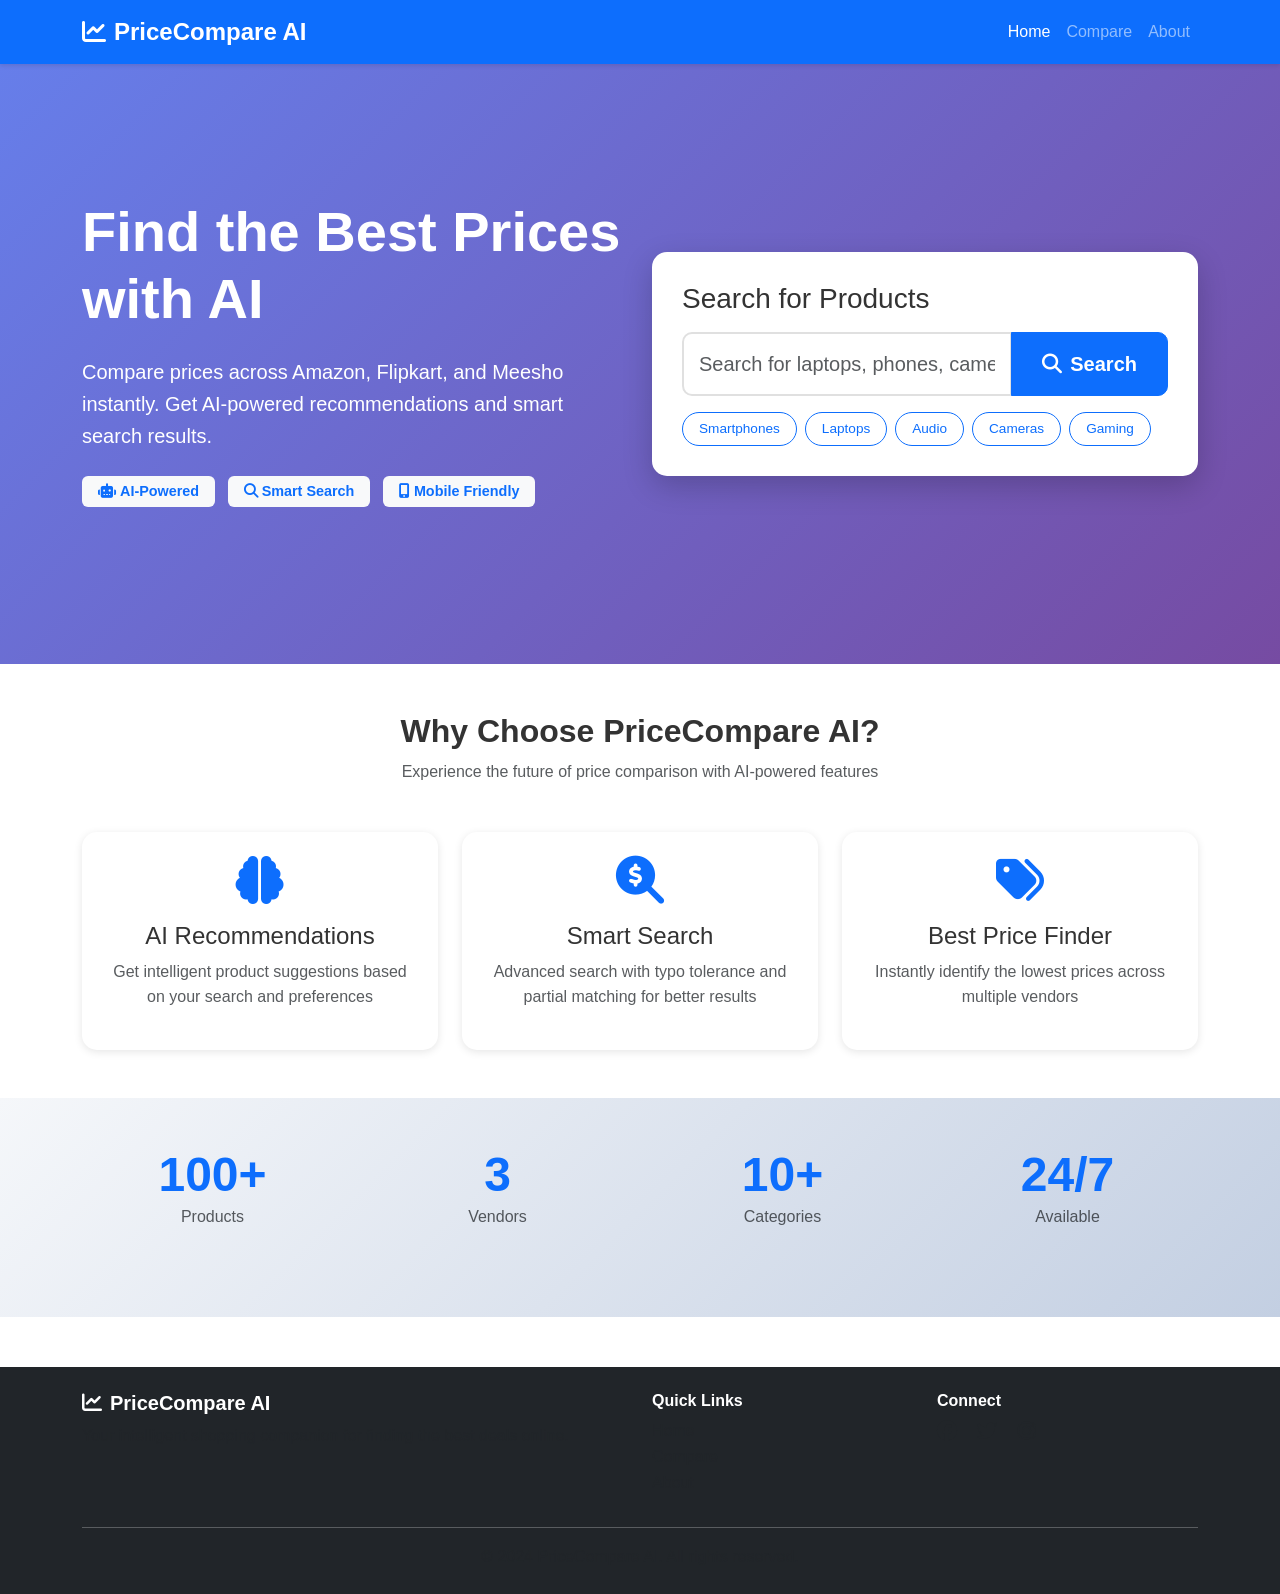
<file: index.html>
<!DOCTYPE html>
<html lang="en">
  <head>
    <meta charset="UTF-8" />
    <meta name="viewport" content="width=device-width, initial-scale=1.0" />
    <link
      rel="icon"
      href="https://public-frontend-cos.metadl.com/mgx/img/favicon.png"
      type="image/png"
    />
    <title>AI-Enhanced Price Comparison</title>
    <link
      href="https://cdn.jsdelivr.net/npm/bootstrap@5.3.0/dist/css/bootstrap.min.css"
      rel="stylesheet"
    />
    <link
      rel="stylesheet"
      href="https://cdnjs.cloudflare.com/ajax/libs/font-awesome/6.4.0/css/all.min.css"
    />
    <link rel="stylesheet" href="./style.css" />
  </head>

  <body>
    <!-- Navbar -->
    <nav class="navbar navbar-expand-lg navbar-dark bg-primary sticky-top">
      <div class="container">
        <a class="navbar-brand" href="index.html">
          <i class="fas fa-chart-line me-2"></i>PriceCompare AI
        </a>
        <button
          class="navbar-toggler"
          type="button"
          data-bs-toggle="collapse"
          data-bs-target="#navbarNav"
        >
          <span class="navbar-toggler-icon"></span>
        </button>
        <div class="collapse navbar-collapse" id="navbarNav">
          <ul class="navbar-nav ms-auto">
            <li class="nav-item">
              <a class="nav-link active" href="index.html">Home</a>
            </li>
            <li class="nav-item">
              <a class="nav-link" href="comparison.html">Compare</a>
            </li>
            <li class="nav-item">
              <a class="nav-link" href="#about">About</a>
            </li>
          </ul>
        </div>
      </div>
    </nav>

    <!-- Hero Section -->
    <section class="hero-section">
      <div class="container">
        <div class="row align-items-center">
          <div class="col-lg-6">
            <h1 class="display-4 fw-bold mb-4">Find the Best Prices with AI</h1>
            <p class="lead mb-4">
              Compare prices across Amazon, Flipkart, and Meesho instantly. Get
              AI-powered recommendations and smart search results.
            </p>
            <div class="feature-badges mb-4">
              <span class="badge bg-light text-primary me-2"
                ><i class="fas fa-robot me-1"></i>AI-Powered</span
              >
              <span class="badge bg-light text-primary me-2"
                ><i class="fas fa-search me-1"></i>Smart Search</span
              >
              <span class="badge bg-light text-primary"
                ><i class="fas fa-mobile-alt me-1"></i>Mobile Friendly</span
              >
            </div>
          </div>
          <div class="col-lg-6">
            <div class="search-container">
              <h3 class="mb-3">Search for Products</h3>
              <div class="input-group input-group-lg mb-3">
                <input
                  type="text"
                  class="form-control"
                  id="searchInput"
                  placeholder="Search for laptops, phones, cameras..."
                />
                <button class="btn btn-primary" type="button" id="searchBtn">
                  <i class="fas fa-search me-2"></i>Search
                </button>
              </div>
              <div class="category-pills">
                <button
                  class="btn btn-outline-primary btn-sm category-btn"
                  data-category="Smartphones"
                >
                  Smartphones
                </button>
                <button
                  class="btn btn-outline-primary btn-sm category-btn"
                  data-category="Laptops"
                >
                  Laptops
                </button>
                <button
                  class="btn btn-outline-primary btn-sm category-btn"
                  data-category="Audio"
                >
                  Audio
                </button>
                <button
                  class="btn btn-outline-primary btn-sm category-btn"
                  data-category="Cameras"
                >
                  Cameras
                </button>
                <button
                  class="btn btn-outline-primary btn-sm category-btn"
                  data-category="Gaming"
                >
                  Gaming
                </button>
              </div>
            </div>
          </div>
        </div>
      </div>
    </section>

    <!-- Features Section -->
    <section class="features-section py-5" id="about">
      <div class="container">
        <div class="text-center mb-5">
          <h2 class="fw-bold">Why Choose PriceCompare AI?</h2>
          <p class="text-muted">
            Experience the future of price comparison with AI-powered features
          </p>
        </div>
        <div class="row g-4">
          <div class="col-md-4">
            <div class="feature-card text-center p-4">
              <div class="feature-icon mb-3">
                <i class="fas fa-brain fa-3x text-primary"></i>
              </div>
              <h4>AI Recommendations</h4>
              <p class="text-muted">
                Get intelligent product suggestions based on your search and
                preferences
              </p>
            </div>
          </div>
          <div class="col-md-4">
            <div class="feature-card text-center p-4">
              <div class="feature-icon mb-3">
                <i class="fas fa-search-dollar fa-3x text-primary"></i>
              </div>
              <h4>Smart Search</h4>
              <p class="text-muted">
                Advanced search with typo tolerance and partial matching for
                better results
              </p>
            </div>
          </div>
          <div class="col-md-4">
            <div class="feature-card text-center p-4">
              <div class="feature-icon mb-3">
                <i class="fas fa-tags fa-3x text-primary"></i>
              </div>
              <h4>Best Price Finder</h4>
              <p class="text-muted">
                Instantly identify the lowest prices across multiple vendors
              </p>
            </div>
          </div>
        </div>
      </div>
    </section>

    <!-- Stats Section -->
    <section class="stats-section py-5 bg-light">
      <div class="container">
        <div class="row text-center">
          <div class="col-md-3 col-6 mb-4">
            <div class="stat-item">
              <h2 class="fw-bold text-primary">100+</h2>
              <p class="text-muted">Products</p>
            </div>
          </div>
          <div class="col-md-3 col-6 mb-4">
            <div class="stat-item">
              <h2 class="fw-bold text-primary">3</h2>
              <p class="text-muted">Vendors</p>
            </div>
          </div>
          <div class="col-md-3 col-6 mb-4">
            <div class="stat-item">
              <h2 class="fw-bold text-primary">10+</h2>
              <p class="text-muted">Categories</p>
            </div>
          </div>
          <div class="col-md-3 col-6 mb-4">
            <div class="stat-item">
              <h2 class="fw-bold text-primary">24/7</h2>
              <p class="text-muted">Available</p>
            </div>
          </div>
        </div>
      </div>
    </section>

    <!-- Footer -->
    <footer class="footer bg-dark text-white py-4">
      <div class="container">
        <div class="row">
          <div class="col-md-6">
            <h5><i class="fas fa-chart-line me-2"></i>PriceCompare AI</h5>
            <p class="text-muted">
              Your intelligent shopping companion for finding the best deals
              online.
            </p>
          </div>
          <div class="col-md-3">
            <h6>Quick Links</h6>
            <ul class="list-unstyled">
              <li>
                <a href="index.html" class="text-muted text-decoration-none"
                  >Home</a
                >
              </li>
              <li>
                <a
                  href="comparison.html"
                  class="text-muted text-decoration-none"
                  >Compare</a
                >
              </li>
              <li>
                <a href="#about" class="text-muted text-decoration-none"
                  >About</a
                >
              </li>
            </ul>
          </div>
          <div class="col-md-3">
            <h6>Connect</h6>
            <div class="social-links">
              <a href="#" class="text-muted me-3"
                ><i class="fab fa-facebook fa-lg"></i
              ></a>
              <a href="#" class="text-muted me-3"
                ><i class="fab fa-twitter fa-lg"></i
              ></a>
              <a href="#" class="text-muted me-3"
                ><i class="fab fa-instagram fa-lg"></i
              ></a>
            </div>
          </div>
        </div>
        <hr class="bg-secondary" />
        <div class="text-center text-muted">
          <p class="mb-0">&copy; 2024 PriceCompare AI. All rights reserved.</p>
        </div>
      </div>
    </footer>

    <script src="https://cdn.jsdelivr.net/npm/bootstrap@5.3.0/dist/js/bootstrap.bundle.min.js"></script>
    <script type="module" src="./script.js"></script>
  </body>
</html>
</file>
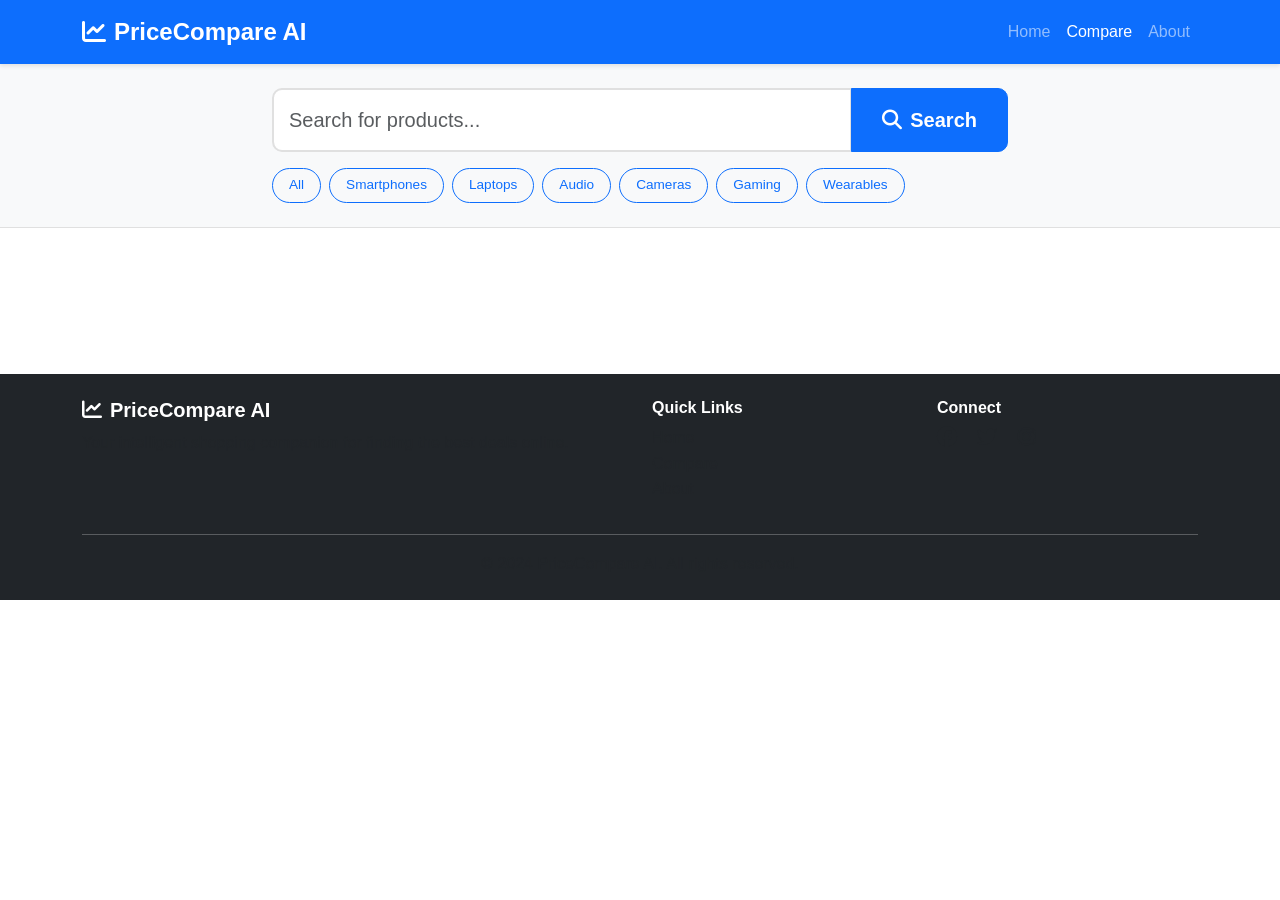
<file: comparison.html>
<!DOCTYPE html>
<html lang="en">
  <head>
    <meta charset="UTF-8" />
    <meta name="viewport" content="width=device-width, initial-scale=1.0" />
    <link
      rel="icon"
      href="https://public-frontend-cos.metadl.com/mgx/img/favicon.png"
      type="image/png"
    />
    <title>Price Comparison Results - PriceCompare AI</title>
    <link
      href="https://cdn.jsdelivr.net/npm/bootstrap@5.3.0/dist/css/bootstrap.min.css"
      rel="stylesheet"
    />
    <link
      rel="stylesheet"
      href="https://cdnjs.cloudflare.com/ajax/libs/font-awesome/6.4.0/css/all.min.css"
    />
    <link rel="stylesheet" href="./style.css" />
  </head>

  <body>
    <!-- Navbar -->
    <nav class="navbar navbar-expand-lg navbar-dark bg-primary sticky-top">
      <div class="container">
        <a class="navbar-brand" href="index.html">
          <i class="fas fa-chart-line me-2"></i>PriceCompare AI
        </a>
        <button
          class="navbar-toggler"
          type="button"
          data-bs-toggle="collapse"
          data-bs-target="#navbarNav"
        >
          <span class="navbar-toggler-icon"></span>
        </button>
        <div class="collapse navbar-collapse" id="navbarNav">
          <ul class="navbar-nav ms-auto">
            <li class="nav-item">
              <a class="nav-link" href="index.html">Home</a>
            </li>
            <li class="nav-item">
              <a class="nav-link active" href="comparison.html">Compare</a>
            </li>
            <li class="nav-item">
              <a class="nav-link" href="index.html#about">About</a>
            </li>
          </ul>
        </div>
      </div>
    </nav>

    <!-- Search Bar -->
    <section class="search-bar-section py-4 bg-light">
      <div class="container">
        <div class="row">
          <div class="col-lg-8 mx-auto">
            <div class="input-group input-group-lg">
              <input
                type="text"
                class="form-control"
                id="searchInput"
                placeholder="Search for products..."
              />
              <button class="btn btn-primary" type="button" id="searchBtn">
                <i class="fas fa-search me-2"></i>Search
              </button>
            </div>
            <div class="category-pills mt-3">
              <button
                class="btn btn-outline-primary btn-sm category-btn"
                data-category="all"
              >
                All
              </button>
              <button
                class="btn btn-outline-primary btn-sm category-btn"
                data-category="Smartphones"
              >
                Smartphones
              </button>
              <button
                class="btn btn-outline-primary btn-sm category-btn"
                data-category="Laptops"
              >
                Laptops
              </button>
              <button
                class="btn btn-outline-primary btn-sm category-btn"
                data-category="Audio"
              >
                Audio
              </button>
              <button
                class="btn btn-outline-primary btn-sm category-btn"
                data-category="Cameras"
              >
                Cameras
              </button>
              <button
                class="btn btn-outline-primary btn-sm category-btn"
                data-category="Gaming"
              >
                Gaming
              </button>
              <button
                class="btn btn-outline-primary btn-sm category-btn"
                data-category="Wearables"
              >
                Wearables
              </button>
            </div>
          </div>
        </div>
      </div>
    </section>

    <!-- Results Section -->
    <section class="results-section py-5">
      <div class="container">
        <!-- Search Info -->
        <div id="searchInfo" class="mb-4" style="display: none">
          <h4>Search Results for "<span id="searchTerm"></span>"</h4>
          <p class="text-muted">
            <span id="resultCount">0</span> products found
          </p>
        </div>

        <!-- No Results Message -->
        <div id="noResults" class="text-center py-5" style="display: none">
          <i class="fas fa-search fa-4x text-muted mb-3"></i>
          <h4>No products found</h4>
          <p class="text-muted">
            Try searching with different keywords or browse by category
          </p>
        </div>

        <!-- Results Container -->
        <div id="resultsContainer" class="row g-4">
          <!-- Products will be dynamically inserted here -->
        </div>
      </div>
    </section>

    <!-- AI Recommendations Section -->
    <section
      class="recommendations-section py-5 bg-light"
      id="recommendationsSection"
      style="display: none"
    >
      <div class="container">
        <div class="d-flex align-items-center mb-4">
          <i class="fas fa-robot fa-2x text-primary me-3"></i>
          <div>
            <h4 class="mb-0">AI Recommendations</h4>
            <p class="text-muted mb-0">Similar products you might like</p>
          </div>
        </div>
        <div id="recommendationsContainer" class="row g-4">
          <!-- Recommendations will be dynamically inserted here -->
        </div>
      </div>
    </section>

    <!-- Footer -->
    <footer class="footer bg-dark text-white py-4">
      <div class="container">
        <div class="row">
          <div class="col-md-6">
            <h5><i class="fas fa-chart-line me-2"></i>PriceCompare AI</h5>
            <p class="text-muted">
              Your intelligent shopping companion for finding the best deals
              online.
            </p>
          </div>
          <div class="col-md-3">
            <h6>Quick Links</h6>
            <ul class="list-unstyled">
              <li>
                <a href="index.html" class="text-muted text-decoration-none"
                  >Home</a
                >
              </li>
              <li>
                <a
                  href="comparison.html"
                  class="text-muted text-decoration-none"
                  >Compare</a
                >
              </li>
              <li>
                <a
                  href="index.html#about"
                  class="text-muted text-decoration-none"
                  >About</a
                >
              </li>
            </ul>
          </div>
          <div class="col-md-3">
            <h6>Connect</h6>
            <div class="social-links">
              <a href="#" class="text-muted me-3"
                ><i class="fab fa-facebook fa-lg"></i
              ></a>
              <a href="#" class="text-muted me-3"
                ><i class="fab fa-twitter fa-lg"></i
              ></a>
              <a href="#" class="text-muted me-3"
                ><i class="fab fa-instagram fa-lg"></i
              ></a>
            </div>
          </div>
        </div>
        <hr class="bg-secondary" />
        <div class="text-center text-muted">
          <p class="mb-0">&copy; 2024 PriceCompare AI. All rights reserved.</p>
        </div>
      </div>
    </footer>

    <script src="https://cdn.jsdelivr.net/npm/bootstrap@5.3.0/dist/js/bootstrap.bundle.min.js"></script>
    <script type="module" src="./script.js"></script>
  </body>
</html>
</file>
<file: style.css>
:root {
  --primary-color: #0d6efd;
  --secondary-color: #6c757d;
  --success-color: #198754;
  --light-bg: #f8f9fa;
  --dark-bg: #212529;
  --card-shadow: 0 2px 8px rgba(0, 0, 0, 0.1);
  --card-hover-shadow: 0 4px 16px rgba(0, 0, 0, 0.15);
}

* {
  margin: 0;
  padding: 0;
  box-sizing: border-box;
}

body {
  font-family: "Segoe UI", Tahoma, Geneva, Verdana, sans-serif;
  background-color: #ffffff;
  color: #333;
  line-height: 1.6;
}

/* Navbar Styles */
.navbar {
  box-shadow: 0 2px 4px rgba(0, 0, 0, 0.1);
}

.navbar-brand {
  font-weight: 700;
  font-size: 1.5rem;
}

.nav-link {
  font-weight: 500;
  transition: color 0.3s ease;
}

.nav-link:hover {
  color: rgba(255, 255, 255, 0.8) !important;
}

/* Hero Section */
.hero-section {
  background: linear-gradient(135deg, #667eea 0%, #764ba2 100%);
  color: white;
  padding: 80px 0;
  min-height: 600px;
  display: flex;
  align-items: center;
}

.hero-section h1 {
  animation: fadeInUp 0.8s ease;
}

.hero-section p {
  animation: fadeInUp 1s ease;
}

.feature-badges .badge {
  padding: 8px 16px;
  font-size: 0.9rem;
  animation: fadeInUp 1.2s ease;
}

/* Search Container */
.search-container {
  background: white;
  padding: 30px;
  border-radius: 15px;
  box-shadow: 0 10px 30px rgba(0, 0, 0, 0.2);
  animation: fadeInUp 1s ease;
}

.search-container h3 {
  color: #333;
}

.input-group-lg .form-control {
  border-radius: 10px 0 0 10px;
  border: 2px solid #e0e0e0;
  padding: 15px;
}

.input-group-lg .btn {
  border-radius: 0 10px 10px 0;
  padding: 15px 30px;
  font-weight: 600;
}

.category-pills {
  display: flex;
  flex-wrap: wrap;
  gap: 8px;
  margin-top: 15px;
}

.category-btn {
  border-radius: 20px;
  padding: 6px 16px;
  font-size: 0.85rem;
  transition: all 0.3s ease;
}

.category-btn:hover {
  transform: translateY(-2px);
  box-shadow: 0 4px 8px rgba(0, 0, 0, 0.1);
}

/* Features Section */
.features-section {
  background-color: white;
}

.feature-card {
  background: white;
  border-radius: 15px;
  box-shadow: var(--card-shadow);
  transition: all 0.3s ease;
  height: 100%;
}

.feature-card:hover {
  transform: translateY(-5px);
  box-shadow: var(--card-hover-shadow);
}

.feature-icon {
  animation: pulse 2s infinite;
}

/* Stats Section */
.stats-section {
  background: linear-gradient(135deg, #f5f7fa 0%, #c3cfe2 100%);
}

.stat-item h2 {
  font-size: 3rem;
  margin-bottom: 0;
}

/* Search Bar Section */
.search-bar-section {
  border-bottom: 1px solid #e0e0e0;
}

/* Product Cards */
.product-group {
  background: white;
  border-radius: 15px;
  box-shadow: var(--card-shadow);
  overflow: hidden;
  margin-bottom: 30px;
  transition: all 0.3s ease;
}

.product-group:hover {
  box-shadow: var(--card-hover-shadow);
}

.product-header {
  background: linear-gradient(135deg, #667eea 0%, #764ba2 100%);
  color: white;
  padding: 20px;
}

.product-header h5 {
  margin: 0;
  font-weight: 600;
}

.product-meta {
  display: flex;
  gap: 15px;
  margin-top: 10px;
  font-size: 0.9rem;
}

.product-image {
  width: 100%;
  max-width: 200px;
  height: 200px;
  object-fit: contain;
  margin: 20px auto;
  display: block;
}

.vendor-cards {
  display: grid;
  grid-template-columns: repeat(auto-fit, minmax(250px, 1fr));
  gap: 15px;
  padding: 20px;
}

.vendor-card {
  background: #f8f9fa;
  border-radius: 10px;
  padding: 20px;
  border: 2px solid #e0e0e0;
  transition: all 0.3s ease;
  position: relative;
}

.vendor-card:hover {
  transform: translateY(-3px);
  box-shadow: 0 4px 12px rgba(0, 0, 0, 0.1);
}

.vendor-card.best-price {
  background: linear-gradient(135deg, #d4edda 0%, #c3e6cb 100%);
  border-color: var(--success-color);
  border-width: 3px;
}

.best-price-badge {
  position: absolute;
  top: -10px;
  right: 10px;
  background: var(--success-color);
  color: white;
  padding: 5px 15px;
  border-radius: 20px;
  font-size: 0.85rem;
  font-weight: 600;
  box-shadow: 0 2px 8px rgba(0, 0, 0, 0.2);
}

.vendor-name {
  font-weight: 700;
  font-size: 1.2rem;
  margin-bottom: 10px;
  color: #333;
}

.vendor-price {
  font-size: 2rem;
  font-weight: 700;
  color: var(--primary-color);
  margin: 10px 0;
}

.vendor-rating {
  color: #ffc107;
  font-size: 1.1rem;
}

.vendor-link {
  display: inline-block;
  margin-top: 10px;
  padding: 8px 20px;
  background: var(--primary-color);
  color: white;
  text-decoration: none;
  border-radius: 5px;
  transition: all 0.3s ease;
}

.vendor-link:hover {
  background: #0b5ed7;
  transform: scale(1.05);
}

/* Recommendations Section */
.recommendations-section {
  border-top: 3px solid var(--primary-color);
}

.recommendation-card {
  background: white;
  border-radius: 10px;
  padding: 15px;
  box-shadow: var(--card-shadow);
  transition: all 0.3s ease;
  text-align: center;
}

.recommendation-card:hover {
  transform: translateY(-5px);
  box-shadow: var(--card-hover-shadow);
}

.recommendation-card img {
  width: 100%;
  max-width: 150px;
  height: 150px;
  object-fit: contain;
  margin-bottom: 10px;
}

.recommendation-card h6 {
  font-size: 0.95rem;
  margin-bottom: 8px;
  height: 40px;
  overflow: hidden;
  display: -webkit-box;
  -webkit-line-clamp: 2;
  -webkit-box-orient: vertical;
}

.recommendation-card .price {
  font-size: 1.2rem;
  font-weight: 700;
  color: var(--primary-color);
}

/* Footer */
.footer {
  margin-top: 50px;
}

.footer h5,
.footer h6 {
  font-weight: 600;
}

.footer a:hover {
  color: white !important;
}

/* Animations */
@keyframes fadeInUp {
  from {
    opacity: 0;
    transform: translateY(30px);
  }
  to {
    opacity: 1;
    transform: translateY(0);
  }
}

@keyframes pulse {
  0%,
  100% {
    transform: scale(1);
  }
  50% {
    transform: scale(1.05);
  }
}

/* Loading Spinner */
.spinner-border {
  width: 3rem;
  height: 3rem;
}

/* Responsive Design */
@media (max-width: 768px) {
  .hero-section {
    padding: 50px 0;
    min-height: auto;
  }

  .hero-section h1 {
    font-size: 2rem;
  }

  .search-container {
    margin-top: 30px;
    padding: 20px;
  }

  .vendor-cards {
    grid-template-columns: 1fr;
  }

  .stat-item h2 {
    font-size: 2rem;
  }

  .product-header {
    padding: 15px;
  }

  .vendor-price {
    font-size: 1.5rem;
  }

  .category-pills {
    justify-content: center;
  }
}

@media (max-width: 576px) {
  .feature-badges {
    display: flex;
    flex-direction: column;
    gap: 8px;
  }

  .feature-badges .badge {
    display: inline-block;
    width: fit-content;
  }

  .input-group-lg .form-control,
  .input-group-lg .btn {
    font-size: 0.9rem;
    padding: 12px;
  }
}

/* Utility Classes */
.text-primary {
  color: var(--primary-color) !important;
}

.bg-primary {
  background-color: var(--primary-color) !important;
}

.btn-primary {
  background-color: var(--primary-color);
  border-color: var(--primary-color);
}

.btn-primary:hover {
  background-color: #0b5ed7;
  border-color: #0a58ca;
}

.btn-outline-primary {
  color: var(--primary-color);
  border-color: var(--primary-color);
}

.btn-outline-primary:hover {
  background-color: var(--primary-color);
  border-color: var(--primary-color);
  color: white;
}
</file>
